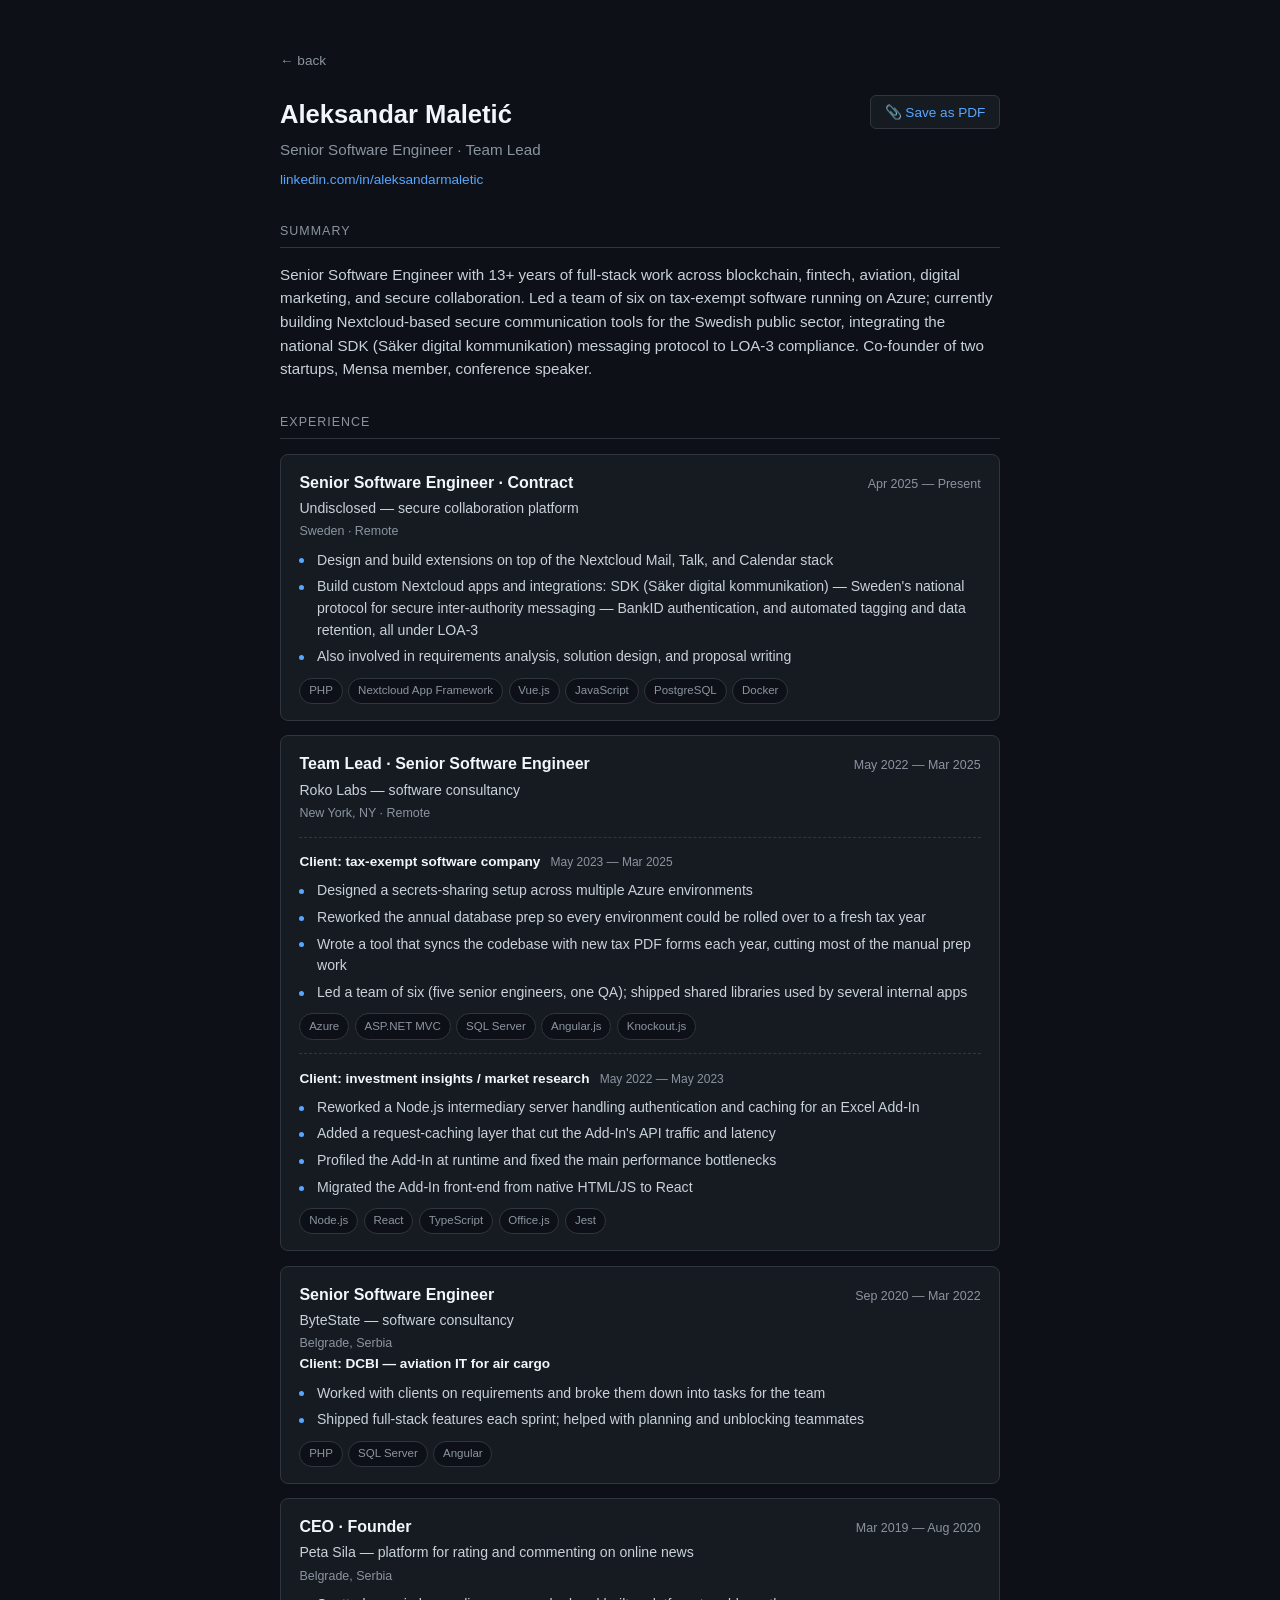
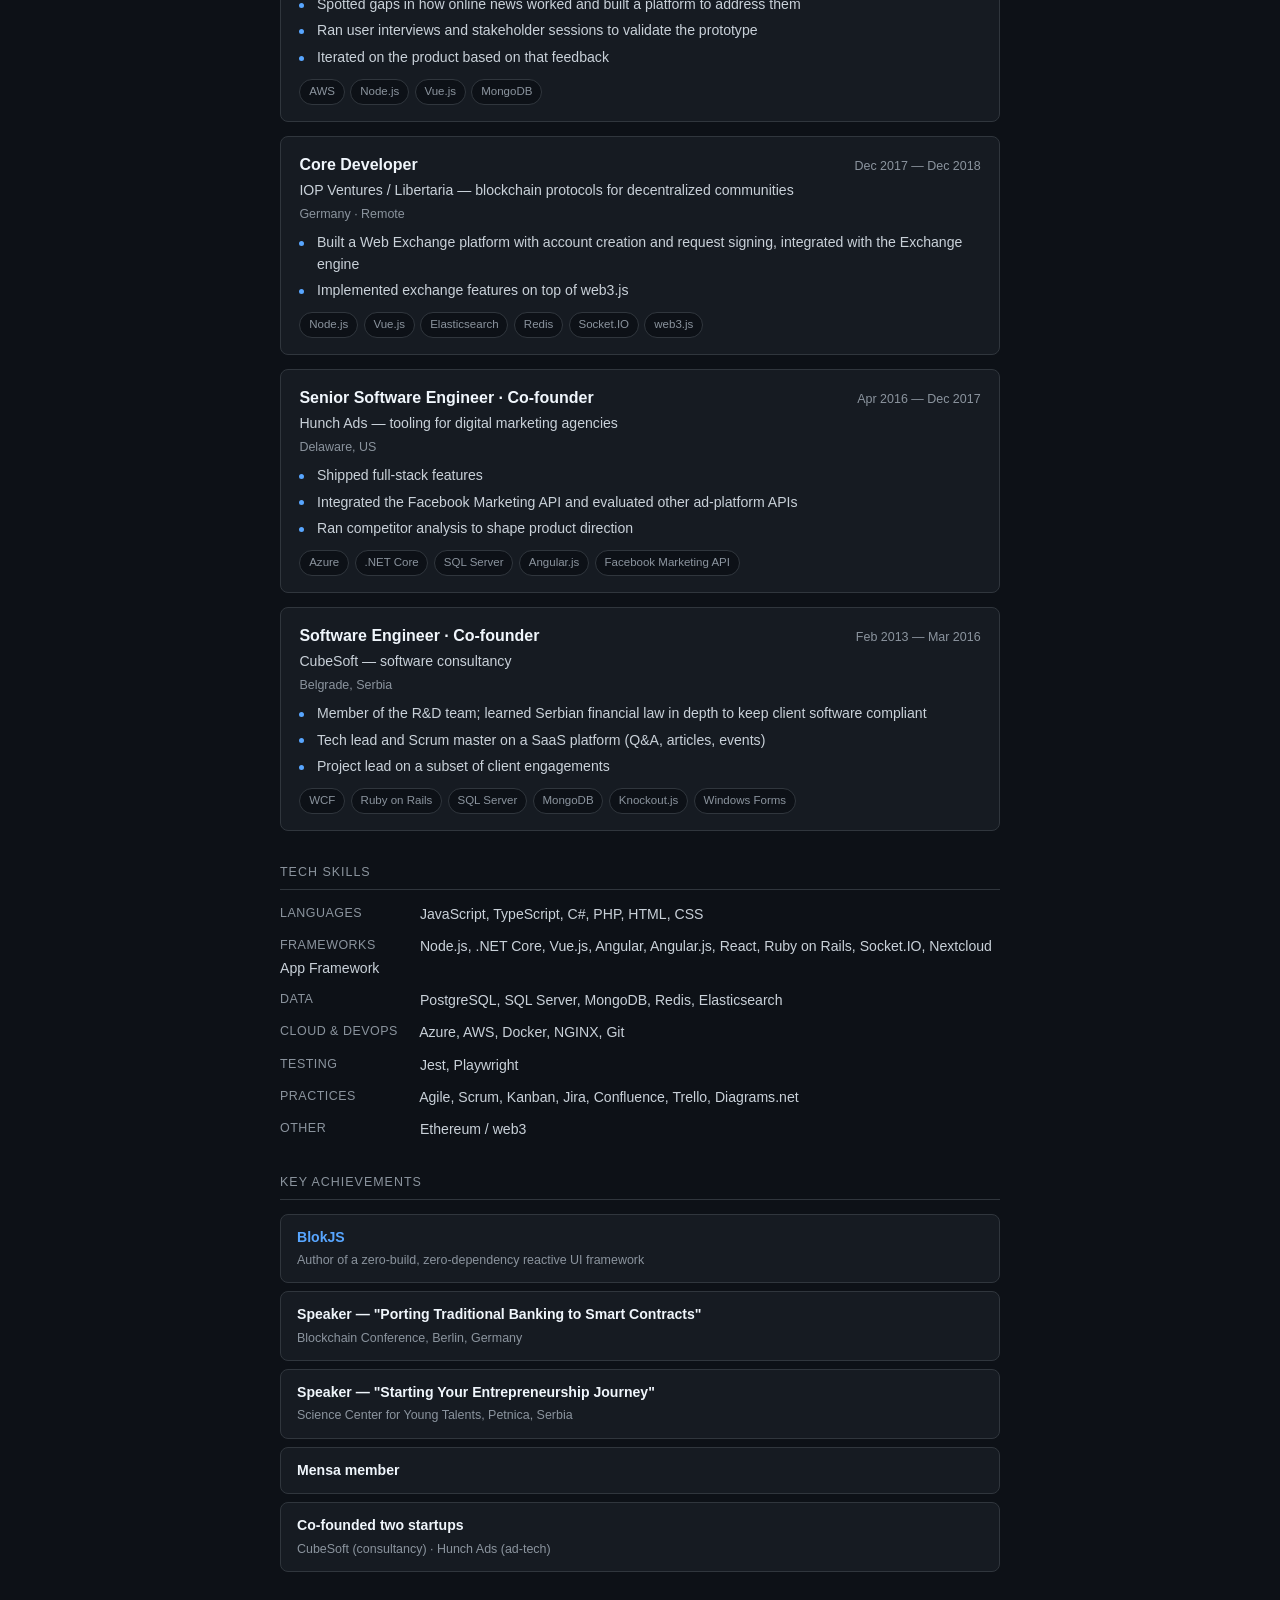
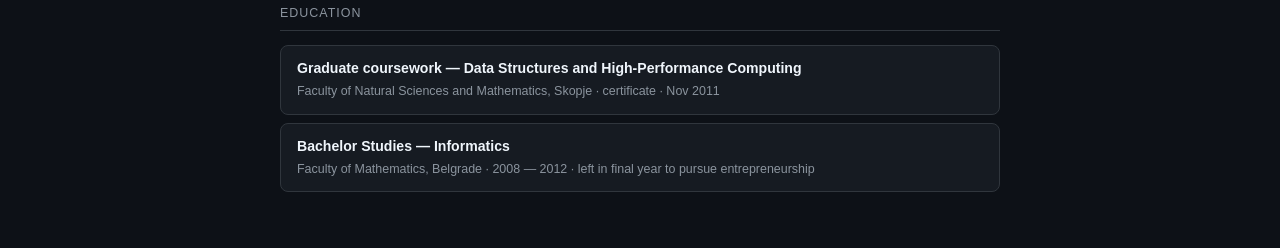
<file: cv/index.html>
<!DOCTYPE html>
<html lang="en">
  <head>
    <meta charset="UTF-8">
    <title>Aleksandar Maletić — CV</title>
    <meta name="viewport" content="width=device-width, initial-scale=1, maximum-scale=1.0, user-scalable=no">

    <meta name="robots" content="index, follow">
    <meta name="description" content="CV — Aleksandar Maletić, Senior Software Engineer">

    <link rel="icon" href="../favicon.png" type="image/x-icon">
    <link rel="shortcut icon" href="../favicon.png">
    <meta property="og:title" content="Aleksandar Maletić — CV" />
    <meta property="og:url" content="https://maleta.github.io/cv" />

    <style>
      * { margin: 0; padding: 0; box-sizing: border-box; }
      body {
        font-family: -apple-system, BlinkMacSystemFont, "Segoe UI", Roboto, sans-serif;
        background: #0d1117;
        color: #e6edf3;
        min-height: 100vh;
        display: flex;
        justify-content: center;
        padding: 3rem 2rem;
        line-height: 1.55;
      }
      .container { max-width: 720px; width: 100%; }

      .top {
        display: flex;
        align-items: flex-start;
        justify-content: space-between;
        gap: 1rem;
        margin-bottom: 1.75rem;
        flex-wrap: wrap;
      }
      .top-left h1 {
        font-size: 1.6rem;
        font-weight: 600;
        color: #f0f6fc;
        margin-bottom: 0.2rem;
      }
      .role-line {
        font-size: 0.95rem;
        color: #8b949e;
      }
      .contact {
        font-size: 0.85rem;
        color: #8b949e;
        margin-top: 0.45rem;
      }
      .contact a { color: #58a6ff; text-decoration: none; }
      .contact a:hover { text-decoration: underline; }
      .contact .sep { color: #30363d; margin: 0 0.4rem; }

      .actions { display: flex; gap: 0.5rem; flex-wrap: wrap; }
      .btn {
        display: inline-flex;
        align-items: center;
        gap: 0.4rem;
        padding: 0.5rem 0.85rem;
        background: #161b22;
        border: 1px solid #30363d;
        border-radius: 6px;
        color: #58a6ff;
        text-decoration: none;
        font-size: 0.85rem;
        transition: background 0.15s, border-color 0.15s;
      }
      .btn:hover { background: #1c2333; border-color: #58a6ff; }
      .btn.muted { color: #e6edf3; }

      .section { margin-top: 2rem; }
      .section-title {
        font-size: 0.78rem;
        letter-spacing: 0.08em;
        text-transform: uppercase;
        color: #8b949e;
        margin-bottom: 0.9rem;
        padding-bottom: 0.4rem;
        border-bottom: 1px solid #30363d;
      }

      .summary {
        font-size: 0.95rem;
        color: #c9d1d9;
      }

      .exp {
        background: #161b22;
        border: 1px solid #30363d;
        border-radius: 8px;
        padding: 1rem 1.15rem;
        margin-bottom: 0.9rem;
      }
      .exp-head {
        display: flex;
        justify-content: space-between;
        align-items: baseline;
        gap: 1rem;
        flex-wrap: wrap;
      }
      .exp-role {
        font-size: 1rem;
        font-weight: 600;
        color: #f0f6fc;
      }
      .exp-date {
        font-size: 0.78rem;
        color: #8b949e;
        font-variant-numeric: tabular-nums;
        white-space: nowrap;
      }
      .exp-company {
        font-size: 0.88rem;
        color: #c9d1d9;
        margin-top: 0.15rem;
      }
      .exp-meta {
        font-size: 0.78rem;
        color: #8b949e;
        margin-top: 0.15rem;
      }
      .exp-note {
        font-size: 0.85rem;
        color: #8b949e;
        margin-top: 0.6rem;
        font-style: italic;
      }

      .client-block {
        margin-top: 0.85rem;
        padding-top: 0.85rem;
        border-top: 1px dashed #30363d;
      }
      .client-head {
        font-size: 0.85rem;
        color: #c9d1d9;
        margin-bottom: 0.5rem;
      }
      .client-head .client-name { color: #f0f6fc; font-weight: 600; }
      .client-head .client-date {
        color: #8b949e;
        font-size: 0.75rem;
        font-variant-numeric: tabular-nums;
        margin-left: 0.4rem;
      }

      ul.bullets {
        list-style: none;
        padding: 0;
        margin: 0.5rem 0 0.6rem;
      }
      ul.bullets li {
        font-size: 0.88rem;
        color: #c9d1d9;
        padding-left: 1.1rem;
        position: relative;
        margin-bottom: 0.3rem;
      }
      ul.bullets li::before {
        content: '';
        position: absolute;
        left: 0;
        top: 0.55rem;
        width: 5px;
        height: 5px;
        border-radius: 50%;
        background: #58a6ff;
      }

      .chips { display: flex; flex-wrap: wrap; gap: 0.35rem; margin-top: 0.5rem; }
      .chip {
        font-size: 0.72rem;
        padding: 0.2rem 0.55rem;
        background: #0d1117;
        border: 1px solid #30363d;
        border-radius: 999px;
        color: #8b949e;
      }

      .skills-group { margin-bottom: 0.65rem; font-size: 0.88rem; }
      .skills-group .label {
        display: inline-block;
        min-width: 8.5rem;
        color: #8b949e;
        font-size: 0.78rem;
        text-transform: uppercase;
        letter-spacing: 0.04em;
        vertical-align: top;
      }
      .skills-group .values { color: #c9d1d9; }

      .list-item {
        background: #161b22;
        border: 1px solid #30363d;
        border-radius: 8px;
        padding: 0.75rem 1rem;
        margin-bottom: 0.5rem;
        font-size: 0.88rem;
        color: #c9d1d9;
      }
      .list-item .title { color: #f0f6fc; font-weight: 600; }
      .list-item .meta { color: #8b949e; font-size: 0.78rem; margin-top: 0.15rem; }
      .list-item a { color: #58a6ff; text-decoration: none; }
      .list-item a:hover { text-decoration: underline; }

      .back {
        display: inline-block;
        margin-bottom: 1.5rem;
        color: #8b949e;
        text-decoration: none;
        font-size: 0.85rem;
      }
      .back:hover { color: #58a6ff; }

      @media (max-width: 520px) {
        body { padding: 1.5rem 1rem; }
        .skills-group .label { display: block; min-width: 0; margin-bottom: 0.15rem; }
      }

      @media print {
        @page { margin: 14mm; }
        body {
          background: #fff;
          color: #222;
          padding: 0;
          display: block;
          line-height: 1.45;
          font-size: 10.5pt;
        }
        .container { max-width: 100%; }
        .back, .actions { display: none !important; }
        a { color: #0366d6; text-decoration: none; }
        .top-left h1 { color: #000; font-size: 1.55rem; }
        .role-line, .contact, .exp-meta, .exp-date, .client-date,
        .section-title, .list-item .meta { color: #555; }
        .summary, .exp-company, .client-head, ul.bullets li, .list-item,
        .skills-group .values { color: #222; }
        .exp-role, .list-item .title, .client-head .client-name { color: #000; }

        .section { margin-top: 1.1rem; }
        .section-title {
          border-bottom: 1px solid #bbb;
          page-break-after: avoid;
        }

        .exp, .list-item {
          background: #fff;
          border: 1px solid #ddd;
        }
        .list-item { page-break-inside: avoid; }
        .exp-head, .client-block { page-break-inside: avoid; }
        .exp-head { page-break-after: avoid; }
        .client-block { border-top: 1px dashed #ccc; }
        ul.bullets li { page-break-inside: avoid; }

        ul.bullets li::before { background: #555; }
        .chip {
          background: #f6f8fa;
          border: 1px solid #ddd;
          color: #444;
        }
      }
    </style>
  </head>

  <body>
    <div class="container">
      <a class="back" href="../">&larr; back</a>

      <div class="top">
        <div class="top-left">
          <h1>Aleksandar Maletić</h1>
          <div class="role-line">Senior Software Engineer &middot; Team Lead</div>
          <div class="contact">
            <a href="https://www.linkedin.com/in/aleksandarmaletic/" target="_blank" rel="noopener">linkedin.com/in/aleksandarmaletic</a>
          </div>
        </div>
        <div class="actions">
          <button class="btn" type="button" onclick="window.print()">&#128206; Save as PDF</button>
        </div>
      </div>

      <section class="section">
        <div class="section-title">Summary</div>
        <p class="summary">
          Senior Software Engineer with 13+ years of full-stack work across blockchain, fintech, aviation,
          digital marketing, and secure collaboration. Led a team of six on tax-exempt software running on
          Azure; currently building Nextcloud-based secure communication tools for the Swedish public sector,
          integrating the national SDK (S&auml;ker digital kommunikation) messaging protocol to LOA-3
          compliance. Co-founder of two startups, Mensa member, conference speaker.
        </p>
      </section>

      <section class="section">
        <div class="section-title">Experience</div>

        <!-- Current contract -->
        <div class="exp">
          <div class="exp-head">
            <div>
              <div class="exp-role">Senior Software Engineer &middot; Contract</div>
              <div class="exp-company">Undisclosed &mdash; secure collaboration platform</div>
              <div class="exp-meta">Sweden &middot; Remote</div>
            </div>
            <div class="exp-date">Apr 2025 &mdash; Present</div>
          </div>
          <ul class="bullets">
            <li>Design and build extensions on top of the Nextcloud Mail, Talk, and Calendar stack</li>
            <li>Build custom Nextcloud apps and integrations: SDK (S&auml;ker digital kommunikation) &mdash; Sweden's national protocol for secure inter-authority messaging &mdash; BankID authentication, and automated tagging and data retention, all under LOA-3</li>
            <li>Also involved in requirements analysis, solution design, and proposal writing</li>
          </ul>
          <div class="chips">
            <span class="chip">PHP</span><span class="chip">Nextcloud App Framework</span>
            <span class="chip">Vue.js</span><span class="chip">JavaScript</span>
            <span class="chip">PostgreSQL</span><span class="chip">Docker</span>
          </div>
        </div>

        <!-- Roko Labs -->
        <div class="exp">
          <div class="exp-head">
            <div>
              <div class="exp-role">Team Lead &middot; Senior Software Engineer</div>
              <div class="exp-company">Roko Labs &mdash; software consultancy</div>
              <div class="exp-meta">New York, NY &middot; Remote</div>
            </div>
            <div class="exp-date">May 2022 &mdash; Mar 2025</div>
          </div>

          <div class="client-block">
            <div class="client-head">
              <span class="client-name">Client: tax-exempt software company</span>
              <span class="client-date">May 2023 &mdash; Mar 2025</span>
            </div>
            <ul class="bullets">
              <li>Designed a secrets-sharing setup across multiple Azure environments</li>
              <li>Reworked the annual database prep so every environment could be rolled over to a fresh tax year</li>
              <li>Wrote a tool that syncs the codebase with new tax PDF forms each year, cutting most of the manual prep work</li>
              <li>Led a team of six (five senior engineers, one QA); shipped shared libraries used by several internal apps</li>
            </ul>
            <div class="chips">
              <span class="chip">Azure</span><span class="chip">ASP.NET MVC</span>
              <span class="chip">SQL Server</span><span class="chip">Angular.js</span>
              <span class="chip">Knockout.js</span>
            </div>
          </div>

          <div class="client-block">
            <div class="client-head">
              <span class="client-name">Client: investment insights / market research</span>
              <span class="client-date">May 2022 &mdash; May 2023</span>
            </div>
            <ul class="bullets">
              <li>Reworked a Node.js intermediary server handling authentication and caching for an Excel Add-In</li>
              <li>Added a request-caching layer that cut the Add-In's API traffic and latency</li>
              <li>Profiled the Add-In at runtime and fixed the main performance bottlenecks</li>
              <li>Migrated the Add-In front-end from native HTML/JS to React</li>
            </ul>
            <div class="chips">
              <span class="chip">Node.js</span><span class="chip">React</span>
              <span class="chip">TypeScript</span><span class="chip">Office.js</span>
              <span class="chip">Jest</span>
            </div>
          </div>
        </div>

        <!-- ByteState -->
        <div class="exp">
          <div class="exp-head">
            <div>
              <div class="exp-role">Senior Software Engineer</div>
              <div class="exp-company">ByteState &mdash; software consultancy</div>
              <div class="exp-meta">Belgrade, Serbia</div>
            </div>
            <div class="exp-date">Sep 2020 &mdash; Mar 2022</div>
          </div>
          <div class="client-block" style="border-top: none; padding-top: 0; margin-top: 0;">
            <div class="client-head">
              <span class="client-name">Client: DCBI &mdash; aviation IT for air cargo</span>
            </div>
            <ul class="bullets">
              <li>Worked with clients on requirements and broke them down into tasks for the team</li>
              <li>Shipped full-stack features each sprint; helped with planning and unblocking teammates</li>
            </ul>
            <div class="chips">
              <span class="chip">PHP</span><span class="chip">SQL Server</span>
              <span class="chip">Angular</span>
            </div>
          </div>
        </div>

        <!-- Peta Sila -->
        <div class="exp">
          <div class="exp-head">
            <div>
              <div class="exp-role">CEO &middot; Founder</div>
              <div class="exp-company">Peta Sila &mdash; platform for rating and commenting on online news</div>
              <div class="exp-meta">Belgrade, Serbia</div>
            </div>
            <div class="exp-date">Mar 2019 &mdash; Aug 2020</div>
          </div>
          <ul class="bullets">
            <li>Spotted gaps in how online news worked and built a platform to address them</li>
            <li>Ran user interviews and stakeholder sessions to validate the prototype</li>
            <li>Iterated on the product based on that feedback</li>
          </ul>
          <div class="chips">
            <span class="chip">AWS</span><span class="chip">Node.js</span>
            <span class="chip">Vue.js</span><span class="chip">MongoDB</span>
          </div>
        </div>

        <!-- IOP Ventures -->
        <div class="exp">
          <div class="exp-head">
            <div>
              <div class="exp-role">Core Developer</div>
              <div class="exp-company">IOP Ventures / Libertaria &mdash; blockchain protocols for decentralized communities</div>
              <div class="exp-meta">Germany &middot; Remote</div>
            </div>
            <div class="exp-date">Dec 2017 &mdash; Dec 2018</div>
          </div>
          <ul class="bullets">
            <li>Built a Web Exchange platform with account creation and request signing, integrated with the Exchange engine</li>
            <li>Implemented exchange features on top of web3.js</li>
          </ul>
          <div class="chips">
            <span class="chip">Node.js</span><span class="chip">Vue.js</span>
            <span class="chip">Elasticsearch</span><span class="chip">Redis</span>
            <span class="chip">Socket.IO</span><span class="chip">web3.js</span>
          </div>
        </div>

        <!-- Hunch Ads -->
        <div class="exp">
          <div class="exp-head">
            <div>
              <div class="exp-role">Senior Software Engineer &middot; Co-founder</div>
              <div class="exp-company">Hunch Ads &mdash; tooling for digital marketing agencies</div>
              <div class="exp-meta">Delaware, US</div>
            </div>
            <div class="exp-date">Apr 2016 &mdash; Dec 2017</div>
          </div>
          <ul class="bullets">
            <li>Shipped full-stack features</li>
            <li>Integrated the Facebook Marketing API and evaluated other ad-platform APIs</li>
            <li>Ran competitor analysis to shape product direction</li>
          </ul>
          <div class="chips">
            <span class="chip">Azure</span><span class="chip">.NET Core</span>
            <span class="chip">SQL Server</span><span class="chip">Angular.js</span>
            <span class="chip">Facebook Marketing API</span>
          </div>
        </div>

        <!-- CubeSoft -->
        <div class="exp">
          <div class="exp-head">
            <div>
              <div class="exp-role">Software Engineer &middot; Co-founder</div>
              <div class="exp-company">CubeSoft &mdash; software consultancy</div>
              <div class="exp-meta">Belgrade, Serbia</div>
            </div>
            <div class="exp-date">Feb 2013 &mdash; Mar 2016</div>
          </div>
          <ul class="bullets">
            <li>Member of the R&amp;D team; learned Serbian financial law in depth to keep client software compliant</li>
            <li>Tech lead and Scrum master on a SaaS platform (Q&amp;A, articles, events)</li>
            <li>Project lead on a subset of client engagements</li>
          </ul>
          <div class="chips">
            <span class="chip">WCF</span><span class="chip">Ruby on Rails</span>
            <span class="chip">SQL Server</span><span class="chip">MongoDB</span>
            <span class="chip">Knockout.js</span><span class="chip">Windows Forms</span>
          </div>
        </div>
      </section>

      <section class="section">
        <div class="section-title">Tech Skills</div>
        <div class="skills-group">
          <span class="label">Languages</span>
          <span class="values">JavaScript, TypeScript, C#, PHP, HTML, CSS</span>
        </div>
        <div class="skills-group">
          <span class="label">Frameworks</span>
          <span class="values">Node.js, .NET Core, Vue.js, Angular, Angular.js, React, Ruby on Rails, Socket.IO, Nextcloud App Framework</span>
        </div>
        <div class="skills-group">
          <span class="label">Data</span>
          <span class="values">PostgreSQL, SQL Server, MongoDB, Redis, Elasticsearch</span>
        </div>
        <div class="skills-group">
          <span class="label">Cloud &amp; DevOps</span>
          <span class="values">Azure, AWS, Docker, NGINX, Git</span>
        </div>
        <div class="skills-group">
          <span class="label">Testing</span>
          <span class="values">Jest, Playwright</span>
        </div>
        <div class="skills-group">
          <span class="label">Practices</span>
          <span class="values">Agile, Scrum, Kanban, Jira, Confluence, Trello, Diagrams.net</span>
        </div>
        <div class="skills-group">
          <span class="label">Other</span>
          <span class="values">Ethereum / web3</span>
        </div>
      </section>

      <section class="section">
        <div class="section-title">Key Achievements</div>
        <div class="list-item">
          <div class="title"><a href="https://github.com/maleta/blokjs" target="_blank" rel="noopener">BlokJS</a></div>
          <div class="meta">Author of a zero-build, zero-dependency reactive UI framework</div>
        </div>
        <div class="list-item">
          <div class="title">Speaker &mdash; "Porting Traditional Banking to Smart Contracts"</div>
          <div class="meta">Blockchain Conference, Berlin, Germany</div>
        </div>
        <div class="list-item">
          <div class="title">Speaker &mdash; "Starting Your Entrepreneurship Journey"</div>
          <div class="meta">Science Center for Young Talents, Petnica, Serbia</div>
        </div>
        <div class="list-item">
          <div class="title">Mensa member</div>
        </div>
        <div class="list-item">
          <div class="title">Co-founded two startups</div>
          <div class="meta">CubeSoft (consultancy) &middot; Hunch Ads (ad-tech)</div>
        </div>
      </section>

      <section class="section">
        <div class="section-title">Education</div>
        <div class="list-item">
          <div class="title">Graduate coursework &mdash; Data Structures and High-Performance Computing</div>
          <div class="meta">Faculty of Natural Sciences and Mathematics, Skopje &middot; certificate &middot; Nov 2011</div>
        </div>
        <div class="list-item">
          <div class="title">Bachelor Studies &mdash; Informatics</div>
          <div class="meta">Faculty of Mathematics, Belgrade &middot; 2008 &mdash; 2012 &middot; left in final year to pursue entrepreneurship</div>
        </div>
      </section>

    </div>

  <!-- Google tag (gtag.js) -->
  <script async src="https://www.googletagmanager.com/gtag/js?id=G-Q1DS137P8T"></script>
  <script>
    window.dataLayer = window.dataLayer || [];
    function gtag(){dataLayer.push(arguments);}
    gtag('js', new Date());
    gtag('config', 'G-Q1DS137P8T');
  </script>
  </body>
</html>
</file>
